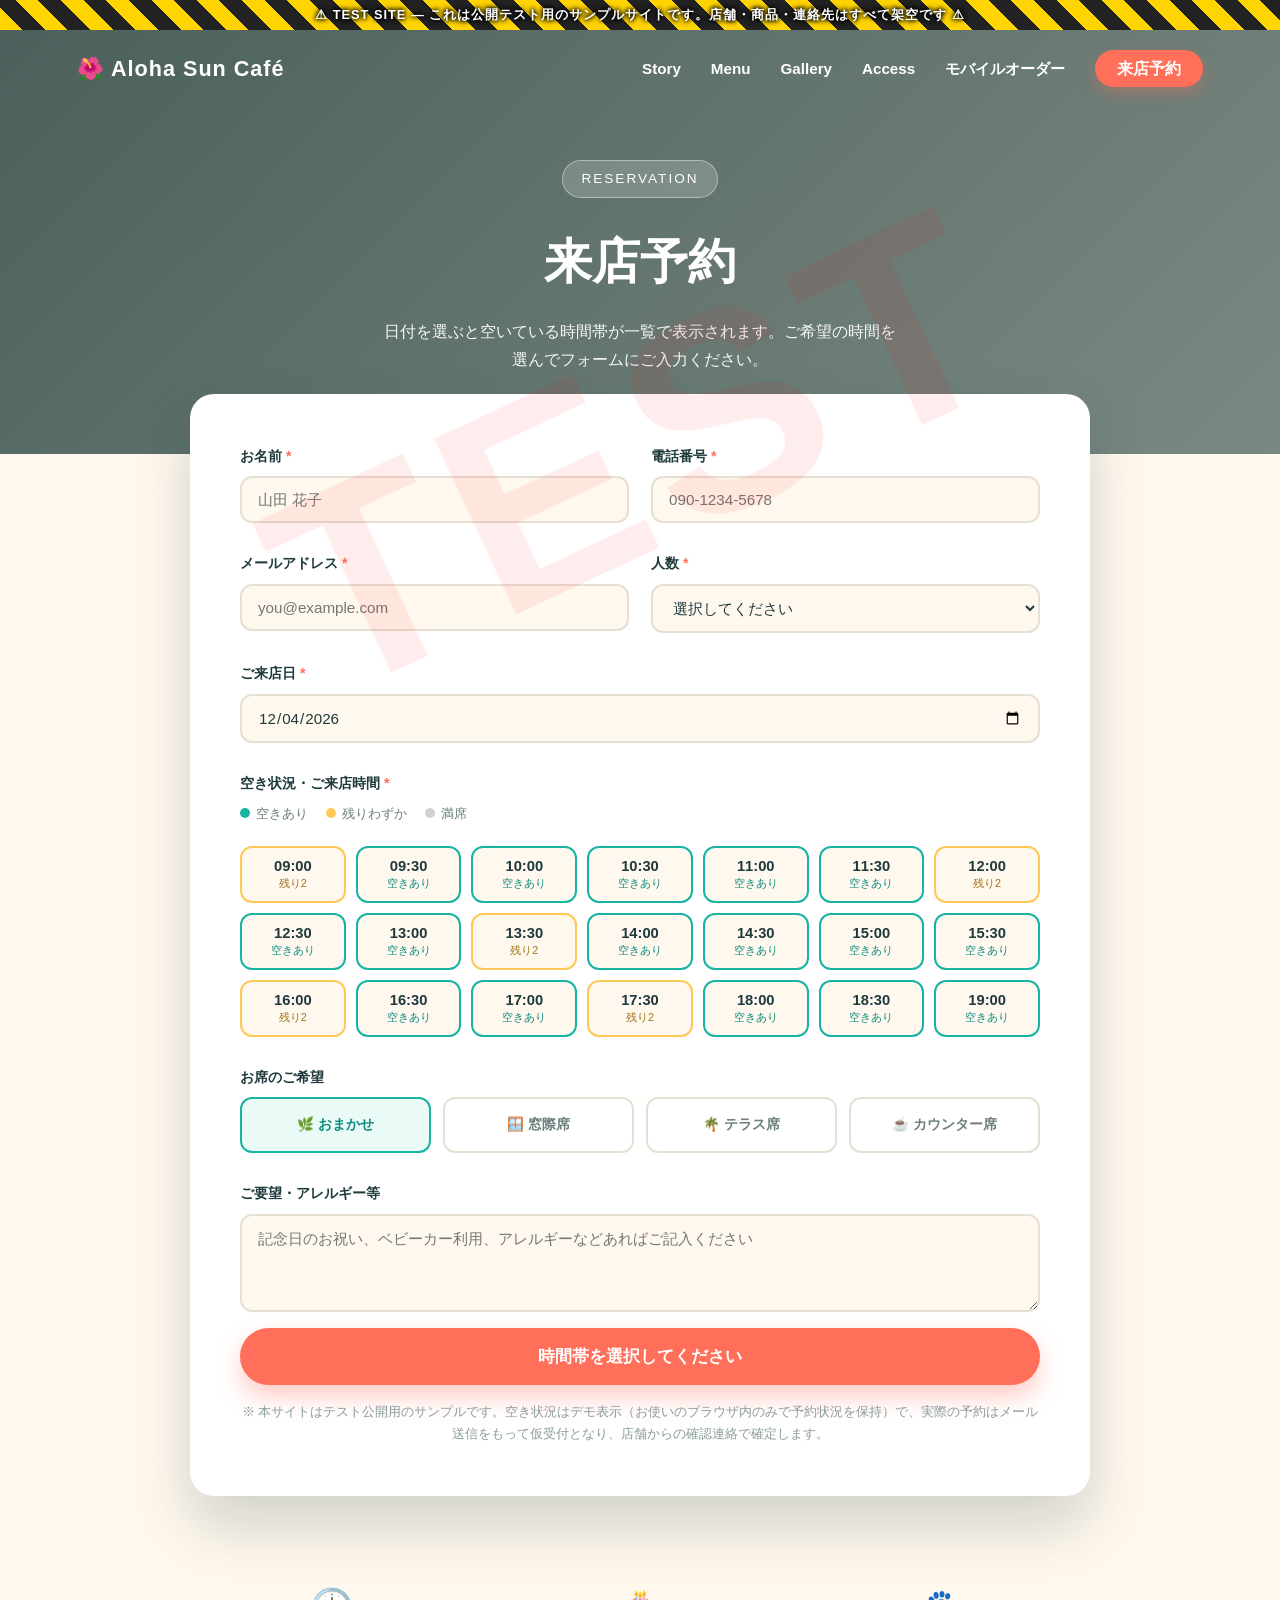
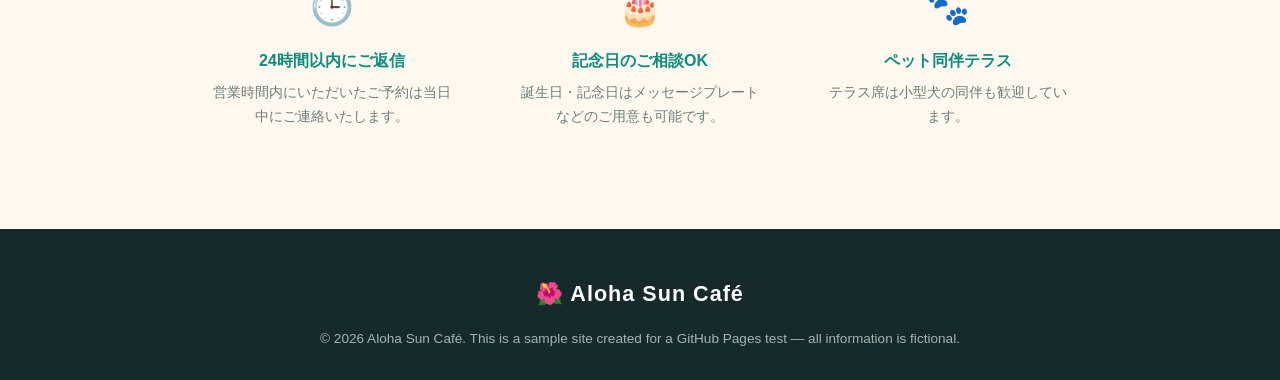
<file: reservation.html>
<!DOCTYPE html>
<html lang="ja">
<head>
<meta charset="UTF-8">
<meta name="viewport" content="width=device-width, initial-scale=1.0">
<title>【TEST】来店予約 | Aloha Sun Café</title>
<meta name="description" content="Aloha Sun Caféのご来店予約はこちらから。">
<link rel="stylesheet" href="style.css?v=3">
</head>
<body>
<div class="test-banner">⚠ TEST SITE — これは公開テスト用のサンプルサイトです。店舗・商品・連絡先はすべて架空です ⚠</div>

<nav class="nav scrolled">
  <div class="logo">🌺 Aloha Sun Café</div>
  <ul class="links">
    <li><a class="link" href="index.html#about">Story</a></li>
    <li><a class="link" href="index.html#menu">Menu</a></li>
    <li><a class="link" href="index.html#gallery">Gallery</a></li>
    <li><a class="link" href="index.html#info">Access</a></li>
    <li><a class="link" href="order.html">モバイルオーダー</a></li>
    <li><a class="nav-cta" href="reservation.html">来店予約</a></li>
  </ul>
</nav>

<header class="res-hero">
  <span class="hero-eyebrow">RESERVATION</span>
  <h1>来店予約</h1>
  <p>日付を選ぶと空いている時間帯が一覧で表示されます。ご希望の時間を選んでフォームにご入力ください。</p>
</header>

<div class="container">
  <div class="res-wrap reveal in">

    <form class="res-form" novalidate>
      <div class="res-grid">
        <div class="field">
          <label>お名前 <span class="req">*</span></label>
          <input type="text" name="name" placeholder="山田 花子" required>
        </div>
        <div class="field">
          <label>電話番号 <span class="req">*</span></label>
          <input type="tel" name="phone" placeholder="090-1234-5678" required>
        </div>
        <div class="field">
          <label>メールアドレス <span class="req">*</span></label>
          <input type="email" name="email" placeholder="you@example.com" required>
        </div>
        <div class="field">
          <label>人数 <span class="req">*</span></label>
          <select name="guests" required>
            <option value="">選択してください</option>
            <option>1</option><option>2</option><option>3</option><option>4</option>
            <option>5</option><option>6</option><option>7名以上</option>
          </select>
        </div>
        <div class="field full">
          <label>ご来店日 <span class="req">*</span></label>
          <input type="date" name="date" id="res-date" required>
        </div>

        <div class="field full">
          <label>空き状況・ご来店時間 <span class="req">*</span></label>
          <div class="slot-legend">
            <span><i class="dot dot-free"></i>空きあり</span>
            <span><i class="dot dot-few"></i>残りわずか</span>
            <span><i class="dot dot-full"></i>満席</span>
          </div>
          <div class="slot-grid" id="slot-grid">
            <p class="slot-hint">↑ まずご来店日を選択してください</p>
          </div>
          <input type="hidden" name="time" id="res-time" required>
        </div>

        <div class="field full">
          <label>お席のご希望</label>
          <div class="seat-options">
            <label><input type="radio" name="seat" value="anywhere" checked><span>🌿 おまかせ</span></label>
            <label><input type="radio" name="seat" value="window"><span>🪟 窓際席</span></label>
            <label><input type="radio" name="seat" value="terrace"><span>🌴 テラス席</span></label>
            <label><input type="radio" name="seat" value="counter"><span>☕ カウンター席</span></label>
          </div>
        </div>

        <div class="field full">
          <label>ご要望・アレルギー等</label>
          <textarea name="notes" rows="4" placeholder="記念日のお祝い、ベビーカー利用、アレルギーなどあればご記入ください"></textarea>
        </div>
      </div>

      <button type="submit" class="res-submit" id="res-submit-btn" disabled>時間帯を選択してください</button>
      <p class="res-note">※ 本サイトはテスト公開用のサンプルです。空き状況はデモ表示（お使いのブラウザ内のみで予約状況を保持）で、実際の予約はメール送信をもって仮受付となり、店舗からの確認連絡で確定します。</p>
    </form>

    <div class="res-confirm">
      <div class="check">✓</div>
      <h3>ご入力ありがとうございました！</h3>
      <p style="color:#6b7f7d;">以下の内容でメールの下書きを作成しました。内容をご確認のうえ送信してください。</p>
      <div class="res-summary"></div>
      <div class="btn-row" style="margin-top:10px;">
        <a href="#" class="btn btn-primary res-mail-link">✉️ 予約メールを開く</a>
        <button class="btn btn-outline res-reset" style="border-color:#17b3a3;color:#17b3a3;background:transparent;">別の内容で入力し直す</button>
      </div>
    </div>

  </div>

  <div class="perks reveal in">
    <div class="perk">
      <div class="ico">🕒</div>
      <h4>24時間以内にご返信</h4>
      <p>営業時間内にいただいたご予約は当日中にご連絡いたします。</p>
    </div>
    <div class="perk">
      <div class="ico">🎂</div>
      <h4>記念日のご相談OK</h4>
      <p>誕生日・記念日はメッセージプレートなどのご用意も可能です。</p>
    </div>
    <div class="perk">
      <div class="ico">🐾</div>
      <h4>ペット同伴テラス</h4>
      <p>テラス席は小型犬の同伴も歓迎しています。</p>
    </div>
  </div>
</div>

<footer style="margin-top:80px;">
  <div class="logo" style="justify-content:center;color:#fff;margin-bottom:14px;">🌺 Aloha Sun Café</div>
  <p>&copy; 2026 Aloha Sun Café. This is a sample site created for a GitHub Pages test — all information is fictional.</p>
</footer>

<script src="script.js?v=3"></script>
</body>
</html>
</file>
<file: style.css>
:root {
  --turquoise: #17b3a3;
  --turquoise-dark: #0e8c7f;
  --coral: #ff6f59;
  --sun-yellow: #ffc857;
  --sand: #fff8ee;
  --deep: #1f3a3d;
  --deep-2: #16292b;
}
* { box-sizing: border-box; margin: 0; padding: 0; }
html { scroll-behavior: smooth; }
body {
  font-family: "Hiragino Maru Gothic ProN", "Segoe UI", sans-serif;
  background: var(--sand);
  color: var(--deep);
  line-height: 1.75;
  overflow-x: hidden;
}
a { color: inherit; }
img { display: block; max-width: 100%; }
.container { max-width: 1140px; margin: 0 auto; padding: 0 6%; }

/* ---------- NAV ---------- */
.nav {
  position: fixed;
  top: 0; left: 0; right: 0;
  z-index: 100;
  display: flex;
  justify-content: space-between;
  align-items: center;
  padding: 20px 6%;
  transition: background 0.35s ease, box-shadow 0.35s ease, padding 0.35s ease;
  color: #fff;
}
.nav.scrolled {
  background: rgba(255,248,238,0.96);
  backdrop-filter: blur(8px);
  box-shadow: 0 4px 18px rgba(31,58,61,0.08);
  padding: 12px 6%;
  color: var(--deep);
}
.logo {
  font-size: 1.35rem;
  font-weight: bold;
  letter-spacing: 1px;
  display: flex;
  align-items: center;
  gap: 8px;
}
.nav ul {
  display: flex;
  gap: 30px;
  list-style: none;
  align-items: center;
}
.nav a.link {
  text-decoration: none;
  font-weight: 600;
  font-size: 0.95rem;
}
.nav-cta {
  background: var(--coral);
  color: #fff !important;
  padding: 10px 22px;
  border-radius: 999px;
  text-decoration: none;
  font-weight: bold;
  box-shadow: 0 6px 16px rgba(255,111,89,0.35);
}
.nav-toggle { display: none; }

/* ---------- HERO ---------- */
.hero {
  position: relative;
  height: 100vh;
  min-height: 560px;
  display: flex;
  align-items: center;
  justify-content: center;
  text-align: center;
  overflow: hidden;
  color: #fff;
}
.hero video, .hero .hero-fallback-img {
  position: absolute;
  inset: 0;
  width: 100%;
  height: 100%;
  object-fit: cover;
  z-index: 0;
}
.hero-overlay {
  position: absolute;
  inset: 0;
  background: linear-gradient(180deg, rgba(14,45,42,0.55) 0%, rgba(14,45,42,0.35) 45%, rgba(14,45,42,0.75) 100%);
  z-index: 1;
}
.hero-content { position: relative; z-index: 2; padding: 0 6%; }
.hero-eyebrow {
  display: inline-block;
  background: rgba(255,255,255,0.18);
  border: 1px solid rgba(255,255,255,0.4);
  padding: 6px 18px;
  border-radius: 999px;
  font-size: 0.85rem;
  letter-spacing: 2px;
  margin-bottom: 22px;
}
.hero h1 {
  font-size: clamp(2.4rem, 5vw, 4.2rem);
  margin-bottom: 18px;
  text-shadow: 0 4px 24px rgba(0,0,0,0.3);
}
.hero p {
  font-size: 1.2rem;
  max-width: 620px;
  margin: 0 auto 34px;
  opacity: 0.95;
}
.btn-row { display: flex; gap: 18px; justify-content: center; flex-wrap: wrap; }
.btn {
  display: inline-block;
  padding: 15px 34px;
  border-radius: 999px;
  font-weight: bold;
  text-decoration: none;
  transition: transform 0.2s ease, box-shadow 0.2s ease;
}
.btn-primary {
  background: var(--coral);
  color: #fff;
  box-shadow: 0 10px 24px rgba(255,111,89,0.45);
}
.btn-outline {
  background: rgba(255,255,255,0.1);
  border: 2px solid #fff;
  color: #fff;
}
.btn:hover { transform: translateY(-3px); }
.scroll-cue {
  position: absolute;
  bottom: 28px; left: 50%;
  transform: translateX(-50%);
  z-index: 2;
  font-size: 1.6rem;
  animation: bob 2s infinite ease-in-out;
  opacity: 0.85;
}
@keyframes bob { 0%,100% { transform: translate(-50%,0); } 50% { transform: translate(-50%,10px); } }

/* ---------- STATS BAR ---------- */
.stats {
  background: var(--deep);
  color: #fff;
  display: grid;
  grid-template-columns: repeat(4,1fr);
  text-align: center;
}
.stats div { padding: 34px 10px; border-right: 1px solid rgba(255,255,255,0.1); }
.stats div:last-child { border-right: none; }
.stats .num { font-size: 2rem; font-weight: bold; color: var(--sun-yellow); }
.stats .label { font-size: 0.85rem; opacity: 0.8; margin-top: 4px; }

/* ---------- SECTION GENERIC ---------- */
section { padding: 100px 0; }
.section-tag {
  text-align: center;
  color: var(--coral);
  font-weight: bold;
  letter-spacing: 3px;
  font-size: 0.85rem;
  margin-bottom: 12px;
  text-transform: uppercase;
}
.section-title {
  text-align: center;
  font-size: clamp(1.8rem, 3vw, 2.6rem);
  color: var(--turquoise-dark);
  margin-bottom: 14px;
}
.section-sub {
  text-align: center;
  color: #6b7f7d;
  max-width: 560px;
  margin: 0 auto 56px;
}

/* reveal animation */
.reveal { opacity: 0; transform: translateY(28px); transition: opacity 0.7s ease, transform 0.7s ease; }
.reveal.in { opacity: 1; transform: translateY(0); }

/* ---------- ABOUT ---------- */
.about-grid {
  display: grid;
  grid-template-columns: 1.1fr 1fr;
  gap: 56px;
  align-items: center;
}
.about-media { position: relative; }
.about-media img {
  border-radius: 24px;
  width: 100%;
  height: 460px;
  object-fit: cover;
  box-shadow: 0 24px 50px rgba(31,58,61,0.25);
}
.about-badge {
  position: absolute;
  bottom: -24px; right: -24px;
  background: var(--sun-yellow);
  color: var(--deep);
  padding: 22px;
  border-radius: 20px;
  text-align: center;
  box-shadow: 0 14px 30px rgba(255,200,87,0.4);
}
.about-badge .n { font-size: 1.8rem; font-weight: bold; }
.about-badge .t { font-size: 0.75rem; }
.about-text h3 { color: var(--turquoise-dark); font-size: 1.6rem; margin-bottom: 16px; }
.about-text p { margin-bottom: 16px; color: #3f5c5c; }
.about-list { list-style: none; margin-top: 20px; }
.about-list li { margin-bottom: 10px; padding-left: 28px; position: relative; }
.about-list li::before { content: "🌺"; position: absolute; left: 0; }

/* ---------- MENU ---------- */
.menu-tabs {
  display: flex;
  justify-content: center;
  gap: 14px;
  margin-bottom: 44px;
  flex-wrap: wrap;
}
.menu-tabs button {
  background: #fff;
  border: 2px solid #e4ded0;
  color: var(--deep);
  padding: 10px 24px;
  border-radius: 999px;
  font-weight: bold;
  cursor: pointer;
  font-family: inherit;
  transition: all 0.2s ease;
}
.menu-tabs button.active, .menu-tabs button:hover {
  background: var(--turquoise);
  border-color: var(--turquoise);
  color: #fff;
}
.menu-grid {
  display: grid;
  grid-template-columns: repeat(auto-fit, minmax(260px, 1fr));
  gap: 30px;
}
.menu-card {
  background: #fff;
  border-radius: 20px;
  overflow: hidden;
  box-shadow: 0 10px 26px rgba(31,58,61,0.09);
  transition: transform 0.25s ease, box-shadow 0.25s ease;
}
.menu-card:hover { transform: translateY(-6px); box-shadow: 0 18px 34px rgba(31,58,61,0.16); }
.menu-card .photo { height: 190px; overflow: hidden; }
.menu-card .photo img { width: 100%; height: 100%; object-fit: cover; transition: transform 0.4s ease; }
.menu-card:hover .photo img { transform: scale(1.08); }
.menu-card .body { padding: 20px 22px 24px; }
.menu-card h3 { color: var(--turquoise-dark); margin-bottom: 6px; font-size: 1.1rem; }
.menu-card p { color: #6b7f7d; font-size: 0.92rem; margin-bottom: 14px; min-height: 44px; }
.menu-card .price { font-weight: bold; color: var(--coral); font-size: 1.05rem; }
.menu-card .tag {
  display: inline-block;
  background: var(--sand);
  border: 1px solid var(--sun-yellow);
  color: #a2751b;
  font-size: 0.7rem;
  padding: 3px 10px;
  border-radius: 999px;
  margin-bottom: 8px;
}

/* ---------- GALLERY ---------- */
.gallery-band { background: var(--deep-2); color: #fff; }
.gallery-band .section-title { color: #fff; }
.gallery-band .section-sub { color: #a9c1bf; }
.gallery-grid {
  display: grid;
  grid-template-columns: repeat(4, 1fr);
  grid-auto-rows: 160px;
  gap: 14px;
}
.gallery-grid figure {
  overflow: hidden;
  border-radius: 14px;
  cursor: pointer;
  position: relative;
}
.gallery-grid figure:nth-child(1) { grid-column: span 2; grid-row: span 2; }
.gallery-grid figure:nth-child(4) { grid-row: span 2; }
.gallery-grid img { width: 100%; height: 100%; object-fit: cover; transition: transform 0.4s ease; }
.gallery-grid figure:hover img { transform: scale(1.1); }
.gallery-grid figure::after {
  content: "🔍";
  position: absolute; inset: 0;
  display: flex; align-items: center; justify-content: center;
  background: rgba(15,40,38,0);
  opacity: 0;
  transition: all 0.25s ease;
  font-size: 1.4rem;
}
.gallery-grid figure:hover::after { background: rgba(15,40,38,0.35); opacity: 1; }

.lightbox {
  position: fixed; inset: 0; z-index: 999;
  background: rgba(10,20,20,0.92);
  display: none;
  align-items: center; justify-content: center;
  padding: 40px;
}
.lightbox.open { display: flex; }
.lightbox img { max-width: 90vw; max-height: 85vh; border-radius: 12px; }
.lightbox-close {
  position: absolute; top: 24px; right: 32px;
  color: #fff; font-size: 2rem; cursor: pointer; background: none; border: none;
}

/* ---------- VIDEO STORY ---------- */
.video-story {
  position: relative;
  border-radius: 28px;
  overflow: hidden;
  max-width: 1140px;
  margin: 0 auto;
  box-shadow: 0 30px 60px rgba(31,58,61,0.25);
}
.video-story video { width: 100%; display: block; max-height: 560px; object-fit: cover; }
.video-story .caption {
  position: absolute; bottom: 0; left: 0; right: 0;
  padding: 30px;
  background: linear-gradient(0deg, rgba(0,0,0,0.65), transparent);
  color: #fff;
}

/* ---------- TESTIMONIALS ---------- */
.testimonials { background: linear-gradient(135deg, #fff 0%, #fff6e6 100%); }
.testi-grid {
  display: grid;
  grid-template-columns: repeat(auto-fit, minmax(280px, 1fr));
  gap: 26px;
}
.testi-card {
  background: #fff;
  border-radius: 18px;
  padding: 30px;
  box-shadow: 0 10px 24px rgba(31,58,61,0.08);
}
.testi-stars { color: var(--sun-yellow); margin-bottom: 12px; font-size: 1.1rem; }
.testi-card p { color: #4a5f5d; margin-bottom: 18px; font-style: italic; }
.testi-person { display: flex; align-items: center; gap: 12px; }
.testi-avatar {
  width: 42px; height: 42px; border-radius: 50%;
  background: var(--turquoise);
  color: #fff; display: flex; align-items: center; justify-content: center;
  font-weight: bold;
}
.testi-name { font-weight: bold; font-size: 0.9rem; }
.testi-role { font-size: 0.78rem; color: #8a9d9b; }

/* ---------- RESERVE BANNER ---------- */
.reserve-banner {
  background: linear-gradient(135deg, var(--turquoise) 0%, var(--turquoise-dark) 100%);
  color: #fff;
  text-align: center;
  padding: 80px 6%;
  border-radius: 32px;
  max-width: 1140px;
  margin: 0 auto;
  position: relative;
  overflow: hidden;
}
.reserve-banner h2 { font-size: 2.1rem; margin-bottom: 14px; }
.reserve-banner p { opacity: 0.95; margin-bottom: 30px; }
.reserve-banner .btn-primary { background: #fff; color: var(--turquoise-dark); }

/* ---------- INFO / MAP ---------- */
.info-band { background: var(--deep); color: var(--sand); }
.info-grid {
  display: grid;
  grid-template-columns: 1fr 1fr;
  gap: 50px;
  align-items: start;
}
.info-block { margin-bottom: 26px; }
.info-block h3 { color: var(--sun-yellow); margin-bottom: 10px; font-size: 1.1rem; }
.info-block p { opacity: 0.9; font-size: 0.95rem; }
.hours-table { width: 100%; border-collapse: collapse; margin-top: 6px; }
.hours-table td { padding: 6px 0; font-size: 0.92rem; opacity: 0.9; border-bottom: 1px solid rgba(255,255,255,0.08); }
.hours-table td:last-child { text-align: right; font-weight: bold; color: var(--sun-yellow); }
.map-wrap { border-radius: 20px; overflow: hidden; height: 100%; min-height: 360px; box-shadow: 0 20px 40px rgba(0,0,0,0.3); }
.map-wrap iframe { width: 100%; height: 100%; min-height: 360px; border: 0; }

/* ---------- FOOTER ---------- */
footer {
  text-align: center;
  padding: 46px 6% 30px;
  background: var(--deep-2);
  color: #9fb6b3;
  font-size: 0.85rem;
}
footer .social { display: flex; justify-content: center; gap: 18px; margin-bottom: 18px; font-size: 1.3rem; }
footer .social a { text-decoration: none; }

/* ---------- RESERVATION PAGE ---------- */
.res-hero {
  padding: 160px 6% 80px;
  text-align: center;
  color: #fff;
  background: linear-gradient(135deg, rgba(14,45,42,0.75), rgba(14,45,42,0.55)),
              url('https://images.pexels.com/photos/34614903/pexels-photo-34614903/free-photo-of-hawaiian-sunset-with-palm-trees-by-the-ocean.jpeg?auto=compress&cs=tinysrgb&w=1600') center/cover;
}
.res-hero h1 { font-size: clamp(2rem, 4vw, 3rem); margin-bottom: 14px; }
.res-hero p { opacity: 0.95; max-width: 520px; margin: 0 auto; }

.res-wrap {
  max-width: 900px;
  margin: -60px auto 0;
  background: #fff;
  border-radius: 24px;
  box-shadow: 0 30px 60px rgba(31,58,61,0.2);
  padding: 50px;
  position: relative;
  z-index: 5;
}
.res-grid { display: grid; grid-template-columns: repeat(2, 1fr); gap: 22px; }
.field { display: flex; flex-direction: column; gap: 8px; margin-bottom: 6px; }
.field.full { grid-column: 1 / -1; }
.field label { font-weight: bold; font-size: 0.88rem; color: var(--deep); }
.field label .req { color: var(--coral); }
.field input, .field select, .field textarea {
  padding: 13px 16px;
  border: 2px solid #e6e0d2;
  border-radius: 12px;
  font-family: inherit;
  font-size: 0.95rem;
  color: var(--deep);
  background: var(--sand);
  transition: border-color 0.2s ease;
}
.field input:focus, .field select:focus, .field textarea:focus {
  outline: none;
  border-color: var(--turquoise);
}
.seat-options { display: flex; gap: 12px; flex-wrap: wrap; }
.seat-options label {
  flex: 1;
  min-width: 140px;
  border: 2px solid #e6e0d2;
  border-radius: 12px;
  padding: 14px;
  text-align: center;
  cursor: pointer;
  font-weight: 600;
  font-size: 0.85rem;
  color: #6b7f7d;
  transition: all 0.2s ease;
}
.seat-options input { display: none; }
.seat-options input:checked + span { color: var(--turquoise-dark); }
.seat-options label:has(input:checked) {
  border-color: var(--turquoise);
  background: #eafaf7;
  color: var(--turquoise-dark);
}
.res-submit {
  width: 100%;
  margin-top: 10px;
  padding: 17px;
  border: none;
  border-radius: 999px;
  background: var(--coral);
  color: #fff;
  font-weight: bold;
  font-size: 1.05rem;
  cursor: pointer;
  box-shadow: 0 12px 24px rgba(255,111,89,0.35);
  transition: transform 0.2s ease;
}
.res-submit:hover { transform: translateY(-2px); }
.res-note {
  font-size: 0.8rem;
  color: #8a9d9b;
  text-align: center;
  margin-top: 16px;
}
.res-confirm {
  display: none;
  text-align: center;
  padding: 40px 20px;
}
.res-confirm.show { display: block; }
.res-confirm .check {
  width: 70px; height: 70px; border-radius: 50%;
  background: var(--turquoise);
  color: #fff;
  display: flex; align-items: center; justify-content: center;
  font-size: 2rem;
  margin: 0 auto 20px;
}
.res-confirm h3 { color: var(--turquoise-dark); font-size: 1.4rem; margin-bottom: 10px; }
.res-summary {
  text-align: left;
  background: var(--sand);
  border-radius: 14px;
  padding: 20px 24px;
  margin: 20px 0;
  font-size: 0.92rem;
}
.res-summary div { display: flex; justify-content: space-between; padding: 6px 0; border-bottom: 1px dashed #e6e0d2; }
.res-summary div:last-child { border-bottom: none; }
.res-form.hide { display: none; }

.perks {
  display: grid;
  grid-template-columns: repeat(3, 1fr);
  gap: 24px;
  max-width: 900px;
  margin: 60px auto 0;
}
.perk { text-align: center; padding: 20px; }
.perk .ico { font-size: 2.2rem; margin-bottom: 10px; }
.perk h4 { color: var(--turquoise-dark); margin-bottom: 6px; font-size: 1rem; }
.perk p { font-size: 0.85rem; color: #6b7f7d; }

/* ---------- CTA DUO ---------- */
.cta-duo {
  display: grid;
  grid-template-columns: 1fr 1fr;
  gap: 30px;
  max-width: 1140px;
  margin: 0 auto;
}
.cta-duo .reserve-banner { max-width: none; padding: 56px 6%; }
.reserve-banner-alt {
  background: linear-gradient(135deg, var(--coral) 0%, #d8503f 100%);
}
.reserve-banner-alt .btn-primary { color: var(--coral); }

/* ---------- AVAILABILITY SLOTS ---------- */
.slot-legend {
  display: flex;
  gap: 18px;
  font-size: 0.8rem;
  color: #6b7f7d;
  margin-bottom: 12px;
  flex-wrap: wrap;
}
.slot-legend .dot {
  display: inline-block;
  width: 10px; height: 10px;
  border-radius: 50%;
  margin-right: 6px;
}
.dot-free { background: var(--turquoise); }
.dot-few { background: var(--sun-yellow); }
.dot-full { background: #d0d0d0; }
.slot-grid {
  display: grid;
  grid-template-columns: repeat(auto-fill, minmax(92px, 1fr));
  gap: 10px;
}
.slot-hint { grid-column: 1 / -1; color: #8a9d9b; font-size: 0.9rem; }
.slot-btn {
  border: 2px solid #e6e0d2;
  background: var(--sand);
  border-radius: 12px;
  padding: 10px 6px;
  text-align: center;
  cursor: pointer;
  font-family: inherit;
  font-weight: 600;
  color: var(--deep);
  transition: all 0.15s ease;
}
.slot-btn .t { display: block; font-size: 0.92rem; }
.slot-btn .s { display: block; font-size: 0.68rem; margin-top: 3px; font-weight: normal; }
.slot-btn.free { border-color: var(--turquoise); }
.slot-btn.free .s { color: var(--turquoise-dark); }
.slot-btn.few { border-color: var(--sun-yellow); }
.slot-btn.few .s { color: #a2751b; }
.slot-btn.full {
  border-color: #e2e2e2;
  color: #b7b7b7;
  cursor: not-allowed;
  background: #f2f0ea;
}
.slot-btn.full .s { color: #b7b7b7; }
.slot-btn.selected {
  background: var(--turquoise);
  border-color: var(--turquoise);
  color: #fff;
}
.slot-btn.selected .s { color: #eafaf7; }

/* ---------- ORDER / MOBILE ORDER PAGE ---------- */
.order-layout {
  display: grid;
  grid-template-columns: 1.5fr 1fr;
  gap: 40px;
  align-items: flex-start;
}
.order-tabs { display: flex; gap: 12px; margin-bottom: 30px; flex-wrap: wrap; }
.order-tabs button {
  background: #fff;
  border: 2px solid #e4ded0;
  color: var(--deep);
  padding: 9px 20px;
  border-radius: 999px;
  font-weight: bold;
  cursor: pointer;
  font-family: inherit;
  font-size: 0.9rem;
}
.order-tabs button.active { background: var(--turquoise); border-color: var(--turquoise); color: #fff; }
.order-grid {
  display: grid;
  grid-template-columns: repeat(auto-fill, minmax(220px, 1fr));
  gap: 22px;
}
.order-card {
  background: #fff;
  border-radius: 18px;
  overflow: hidden;
  box-shadow: 0 8px 20px rgba(31,58,61,0.08);
}
.order-card .photo { height: 140px; }
.order-card .photo img { width: 100%; height: 100%; object-fit: cover; }
.order-card .body { padding: 16px 18px 20px; }
.order-card h4 { color: var(--turquoise-dark); font-size: 1rem; margin-bottom: 4px; }
.order-card .desc { font-size: 0.8rem; color: #8a9d9b; min-height: 32px; margin-bottom: 10px; }
.order-card .row { display: flex; align-items: center; justify-content: space-between; }
.order-card .price { font-weight: bold; color: var(--coral); }
.qty-add {
  background: var(--turquoise);
  color: #fff;
  border: none;
  padding: 8px 16px;
  border-radius: 999px;
  font-weight: bold;
  cursor: pointer;
  font-size: 0.85rem;
}
.qty-stepper { display: flex; align-items: center; gap: 10px; }
.qty-stepper button {
  width: 28px; height: 28px;
  border-radius: 50%;
  border: none;
  background: var(--turquoise);
  color: #fff;
  font-weight: bold;
  cursor: pointer;
  font-size: 1rem;
  line-height: 1;
}
.qty-stepper span { font-weight: bold; min-width: 16px; text-align: center; }

.cart-panel {
  background: #fff;
  border-radius: 20px;
  padding: 26px;
  box-shadow: 0 14px 30px rgba(31,58,61,0.1);
  position: sticky;
  top: 100px;
}
.cart-panel h3 { color: var(--turquoise-dark); margin-bottom: 16px; display: flex; align-items: center; gap: 8px; }
.cart-empty { color: #8a9d9b; font-size: 0.9rem; text-align: center; padding: 30px 0; }
.cart-items { display: flex; flex-direction: column; gap: 14px; margin-bottom: 18px; max-height: 320px; overflow-y: auto; }
.cart-item { display: flex; justify-content: space-between; align-items: center; gap: 10px; font-size: 0.9rem; }
.cart-item .name { font-weight: 600; }
.cart-item .sub { font-size: 0.75rem; color: #8a9d9b; }
.cart-item .remove { background: none; border: none; color: #c98; cursor: pointer; font-size: 0.85rem; }
.cart-total {
  display: flex; justify-content: space-between;
  border-top: 2px dashed #e6e0d2;
  padding-top: 14px;
  margin-bottom: 18px;
  font-weight: bold;
  font-size: 1.05rem;
  color: var(--deep);
}
.checkout-fields { display: flex; flex-direction: column; gap: 12px; margin-bottom: 16px; }
.checkout-fields input, .checkout-fields select {
  padding: 11px 14px;
  border: 2px solid #e6e0d2;
  border-radius: 10px;
  background: var(--sand);
  font-family: inherit;
  font-size: 0.9rem;
}
.pickup-note { font-size: 0.78rem; color: #8a9d9b; margin-bottom: 14px; }
.order-checkout-btn {
  width: 100%;
  padding: 15px;
  border: none;
  border-radius: 999px;
  background: var(--coral);
  color: #fff;
  font-weight: bold;
  cursor: pointer;
  font-size: 1rem;
  box-shadow: 0 10px 20px rgba(255,111,89,0.35);
}
.order-checkout-btn:disabled { background: #d8d0c0; box-shadow: none; cursor: not-allowed; }
.order-form-wrap.hide { display: none; }
.order-confirm { display: none; text-align: center; }
.order-confirm.show { display: block; }
.order-confirm .check {
  width: 60px; height: 60px; border-radius: 50%;
  background: var(--turquoise); color: #fff;
  display: flex; align-items: center; justify-content: center;
  font-size: 1.6rem; margin: 0 auto 16px;
}
.order-summary {
  text-align: left;
  background: var(--sand);
  border-radius: 12px;
  padding: 16px 20px;
  margin: 16px 0;
  font-size: 0.9rem;
}
.order-summary div { display: flex; justify-content: space-between; padding: 5px 0; border-bottom: 1px dashed #e6e0d2; }
.order-summary div:last-child { border-bottom: none; font-weight: bold; color: var(--coral); padding-top: 8px; }

/* ---------- RESPONSIVE ---------- */
@media (max-width: 860px) {
  .nav ul.links { display: none; }
  .about-grid { grid-template-columns: 1fr; }
  .about-media img { height: 320px; }
  .info-grid { grid-template-columns: 1fr; }
  .gallery-grid { grid-template-columns: repeat(2, 1fr); }
  .gallery-grid figure:nth-child(1) { grid-column: span 2; }
  .stats { grid-template-columns: repeat(2, 1fr); }
  .stats div:nth-child(2) { border-right: none; }
  .res-wrap { padding: 30px 22px; margin-top: -40px; }
  .res-grid { grid-template-columns: 1fr; }
  .perks { grid-template-columns: 1fr; }
  .cta-duo { grid-template-columns: 1fr; }
  .order-layout { grid-template-columns: 1fr; }
  .cart-panel { position: static; }
}

/* ---------- TEST SITE MARKERS ---------- */
.test-banner {
  position: fixed;
  top: 0; left: 0; right: 0;
  z-index: 200;
  background: repeating-linear-gradient(45deg, #ffd400, #ffd400 16px, #222 16px, #222 32px);
  color: #fff;
  text-align: center;
  font-weight: bold;
  font-size: 0.8rem;
  line-height: 30px;
  height: 30px;
  text-shadow: 0 0 4px #000, 0 0 4px #000, 0 0 6px #000;
  letter-spacing: 1px;
  overflow: hidden;
  white-space: nowrap;
}
.nav { top: 30px; }
body::after {
  content: "TEST";
  position: fixed;
  top: 50%; left: 50%;
  transform: translate(-50%, -50%) rotate(-25deg);
  font-size: 22vw;
  font-weight: 900;
  color: rgba(255, 0, 0, 0.07);
  pointer-events: none;
  z-index: 150;
  letter-spacing: 1vw;
}
.hero { padding-top: 30px; }
</file>
